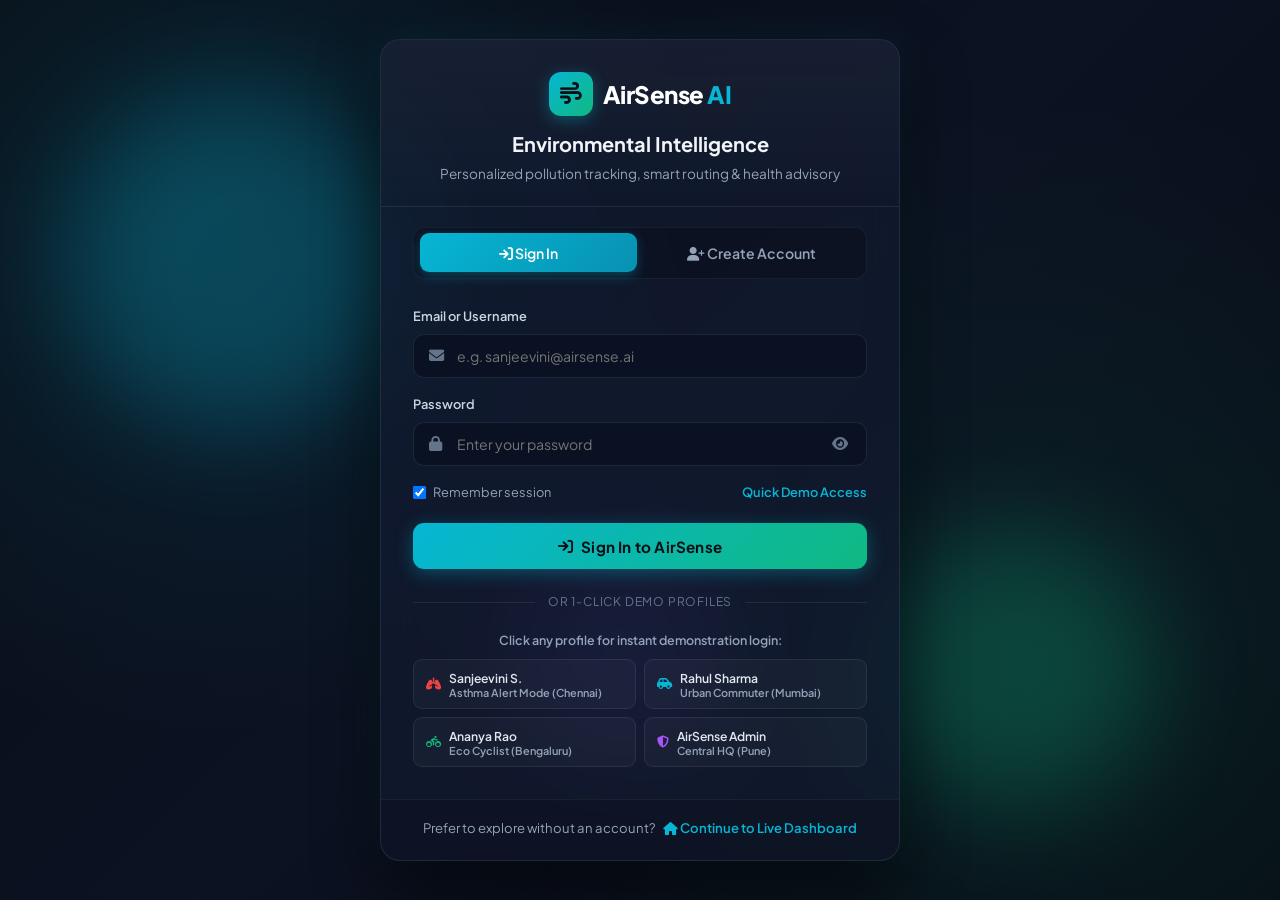
<file: AI_Environmental_Intelligence/frontend/login.html>
<!DOCTYPE html>
<html lang="en">
<head>
    <meta charset="UTF-8">
    <meta name="viewport" content="width=device-width, initial-scale=1.0">
    <title>Sign In & Register — AirSense AI Environmental Intelligence</title>
    
    <!-- Google Fonts -->
    <link rel="preconnect" href="https://fonts.googleapis.com">
    <link rel="preconnect" href="https://fonts.gstatic.com" crossorigin>
    <link href="https://fonts.googleapis.com/css2?family=Plus+Jakarta+Sans:wght@300;400;500;600;700;800&family=JetBrains+Mono:wght@400;500;600&display=swap" rel="stylesheet">
    
    <!-- FontAwesome 6 -->
    <link rel="stylesheet" href="https://cdnjs.cloudflare.com/ajax/libs/font-awesome/6.4.0/css/all.min.css">
    
    <!-- Main Style CSS -->
    <link rel="stylesheet" href="css/style.css">
    
    <style>
        body.auth-page {
            min-height: 100vh;
            background: radial-gradient(circle at 15% 25%, rgba(6, 182, 212, 0.12) 0%, transparent 40%),
                        radial-gradient(circle at 85% 75%, rgba(16, 185, 129, 0.10) 0%, transparent 45%),
                        linear-gradient(135deg, #090d16 0%, #0c1222 50%, #070a12 100%);
            display: flex;
            align-items: center;
            justify-content: center;
            padding: 1.5rem;
            position: relative;
            overflow-x: hidden;
        }

        .auth-particles-bg {
            position: absolute;
            top: 0; left: 0; width: 100%; height: 100%;
            pointer-events: none;
            overflow: hidden;
            z-index: 1;
        }

        .particle-orb {
            position: absolute;
            border-radius: 50%;
            filter: blur(50px);
            opacity: 0.25;
            animation: floatOrb 18s ease-in-out infinite alternate;
        }
        .orb-1 { width: 340px; height: 340px; background: #06b6d4; top: 10%; left: 5%; }
        .orb-2 { width: 280px; height: 280px; background: #10b981; bottom: 10%; right: 10%; animation-delay: -7s; }
        .orb-3 { width: 220px; height: 220px; background: #8b5cf6; top: 60%; left: 40%; animation-delay: -12s; }

        @keyframes floatOrb {
            0% { transform: translateY(0px) scale(1); }
            50% { transform: translateY(-30px) scale(1.08); }
            100% { transform: translateY(20px) scale(0.95); }
        }

        .auth-card-wrapper {
            position: relative;
            z-index: 10;
            width: 100%;
            max-width: 520px;
            background: rgba(18, 26, 47, 0.75);
            backdrop-filter: blur(20px);
            -webkit-backdrop-filter: blur(20px);
            border: 1px solid rgba(255, 255, 255, 0.08);
            box-shadow: 0 25px 60px rgba(0, 0, 0, 0.65), 0 0 40px rgba(6, 182, 212, 0.1);
            border-radius: 20px;
            overflow: hidden;
            animation: cardFadeIn 0.4s cubic-bezier(0.16, 1, 0.3, 1);
        }

        @keyframes cardFadeIn {
            from { opacity: 0; transform: translateY(20px) scale(0.97); }
            to { opacity: 1; transform: translateY(0) scale(1); }
        }

        .auth-card-header {
            padding: 2rem 2rem 1.4rem;
            text-align: center;
            border-bottom: 1px solid rgba(255, 255, 255, 0.05);
            background: linear-gradient(180deg, rgba(255, 255, 255, 0.03) 0%, transparent 100%);
        }

        .auth-logo-badge {
            display: inline-flex;
            align-items: center;
            gap: 0.65rem;
            margin-bottom: 0.8rem;
            text-decoration: none;
        }

        .auth-logo-icon {
            width: 44px;
            height: 44px;
            background: linear-gradient(135deg, #06b6d4, #10b981);
            border-radius: 12px;
            display: flex;
            align-items: center;
            justify-content: center;
            color: #0b0f19;
            font-size: 1.35rem;
            box-shadow: 0 4px 15px rgba(6, 182, 212, 0.35);
        }

        .auth-logo-text {
            font-size: 1.5rem;
            font-weight: 800;
            color: #ffffff;
            letter-spacing: -0.5px;
        }
        .auth-logo-text span {
            color: #06b6d4;
        }

        .auth-card-title {
            font-size: 1.25rem;
            font-weight: 700;
            color: #f1f5f9;
            margin-bottom: 0.3rem;
        }

        .auth-card-subtitle {
            font-size: 0.85rem;
            color: #94a3b8;
        }

        .auth-tabs {
            display: flex;
            background: rgba(10, 15, 29, 0.6);
            padding: 0.35rem;
            margin: 1.2rem 2rem 0;
            border-radius: 12px;
            border: 1px solid rgba(255, 255, 255, 0.05);
            gap: 0.35rem;
        }

        .auth-tab-btn {
            flex: 1;
            padding: 0.65rem;
            border: none;
            background: transparent;
            color: #94a3b8;
            font-size: 0.88rem;
            font-weight: 600;
            border-radius: 9px;
            cursor: pointer;
            transition: all 0.2s ease;
            font-family: inherit;
        }

        .auth-tab-btn.active {
            background: linear-gradient(135deg, #06b6d4, #0891b2);
            color: #ffffff;
            box-shadow: 0 4px 12px rgba(6, 182, 212, 0.3);
        }

        .auth-card-body {
            padding: 1.8rem 2rem 2rem;
        }

        .auth-form-panel {
            display: none;
        }
        .auth-form-panel.active {
            display: block;
            animation: fadeIn 0.3s ease;
        }

        .form-group-auth {
            margin-bottom: 1.1rem;
        }

        .auth-label {
            display: block;
            font-size: 0.8rem;
            font-weight: 600;
            color: #cbd5e1;
            margin-bottom: 0.45rem;
        }

        .auth-input-wrap {
            position: relative;
            display: flex;
            align-items: center;
        }

        .auth-input-wrap i.input-icon {
            position: absolute;
            left: 1rem;
            color: #64748b;
            font-size: 0.95rem;
            transition: color 0.2s;
        }

        .auth-input {
            width: 100%;
            padding: 0.75rem 2.8rem 0.75rem 2.7rem;
            background: rgba(11, 17, 33, 0.8);
            border: 1px solid rgba(255, 255, 255, 0.08);
            border-radius: 11px;
            color: #f8fafc;
            font-size: 0.88rem;
            outline: none;
            font-family: inherit;
            transition: all 0.2s ease;
            box-sizing: border-box;
        }

        .auth-input:focus {
            border-color: #06b6d4;
            box-shadow: 0 0 0 3px rgba(6, 182, 212, 0.18);
            background: rgba(15, 23, 42, 0.95);
        }
        .auth-input:focus + i.input-icon,
        .auth-input-wrap:focus-within i.input-icon {
            color: #06b6d4;
        }

        .password-toggle-btn {
            position: absolute;
            right: 0.9rem;
            background: none;
            border: none;
            color: #64748b;
            cursor: pointer;
            padding: 0.3rem;
            font-size: 0.9rem;
        }
        .password-toggle-btn:hover { color: #f1f5f9; }

        .auth-select {
            width: 100%;
            padding: 0.75rem 1rem 0.75rem 2.7rem;
            background: rgba(11, 17, 33, 0.8);
            border: 1px solid rgba(255, 255, 255, 0.08);
            border-radius: 11px;
            color: #f8fafc;
            font-size: 0.88rem;
            outline: none;
            font-family: inherit;
            transition: all 0.2s ease;
            cursor: pointer;
            box-sizing: border-box;
        }
        .auth-select:focus {
            border-color: #06b6d4;
            box-shadow: 0 0 0 3px rgba(6, 182, 212, 0.18);
        }
        .auth-select option {
            background: #0f172a;
            color: #f8fafc;
        }

        .auth-row-extra {
            display: flex;
            justify-content: space-between;
            align-items: center;
            font-size: 0.8rem;
            margin-bottom: 1.3rem;
            color: #94a3b8;
        }

        .auth-checkbox-label {
            display: flex;
            align-items: center;
            gap: 0.45rem;
            cursor: pointer;
            user-select: none;
        }

        .auth-link {
            color: #06b6d4;
            text-decoration: none;
            transition: color 0.2s;
        }
        .auth-link:hover {
            color: #38bdf8;
            text-decoration: underline;
        }

        .btn-auth-submit {
            width: 100%;
            padding: 0.85rem;
            background: linear-gradient(135deg, #06b6d4 0%, #10b981 100%);
            border: none;
            border-radius: 11px;
            color: #090d16;
            font-size: 0.95rem;
            font-weight: 700;
            letter-spacing: 0.2px;
            cursor: pointer;
            display: flex;
            align-items: center;
            justify-content: center;
            gap: 0.5rem;
            transition: all 0.25s ease;
            box-shadow: 0 4px 18px rgba(6, 182, 212, 0.35);
            font-family: inherit;
        }

        .btn-auth-submit:hover {
            transform: translateY(-1px);
            box-shadow: 0 8px 24px rgba(6, 182, 212, 0.45);
            filter: brightness(1.06);
        }

        .auth-divider {
            display: flex;
            align-items: center;
            margin: 1.5rem 0 1.2rem;
            color: #64748b;
            font-size: 0.75rem;
            text-transform: uppercase;
            letter-spacing: 0.8px;
        }
        .auth-divider::before, .auth-divider::after {
            content: "";
            flex: 1;
            height: 1px;
            background: rgba(255, 255, 255, 0.08);
        }
        .auth-divider span { padding: 0 0.8rem; }

        .demo-logins-title {
            font-size: 0.78rem;
            color: #94a3b8;
            font-weight: 600;
            margin-bottom: 0.6rem;
            text-align: center;
        }

        .demo-logins-grid {
            display: grid;
            grid-template-columns: 1fr 1fr;
            gap: 0.5rem;
        }

        .btn-demo-quick {
            padding: 0.6rem 0.75rem;
            background: rgba(255, 255, 255, 0.03);
            border: 1px solid rgba(255, 255, 255, 0.08);
            border-radius: 9px;
            color: #e2e8f0;
            font-size: 0.76rem;
            font-weight: 600;
            display: flex;
            align-items: center;
            gap: 0.5rem;
            cursor: pointer;
            transition: all 0.2s ease;
            text-align: left;
            font-family: inherit;
        }

        .btn-demo-quick:hover {
            background: rgba(6, 182, 212, 0.12);
            border-color: rgba(6, 182, 212, 0.35);
            color: #38bdf8;
            transform: translateY(-1px);
        }

        .auth-card-footer {
            padding: 1.1rem 2rem 1.4rem;
            text-align: center;
            border-top: 1px solid rgba(255, 255, 255, 0.05);
            background: rgba(10, 15, 29, 0.4);
            font-size: 0.82rem;
            color: #94a3b8;
        }

        .auth-toast-msg {
            padding: 0.7rem 0.9rem;
            border-radius: 9px;
            font-size: 0.82rem;
            margin-bottom: 1.1rem;
            display: none;
            animation: fadeIn 0.2s ease;
        }
        .auth-toast-msg.error {
            display: flex;
            align-items: center;
            gap: 0.5rem;
            background: rgba(239, 68, 68, 0.12);
            border: 1px solid rgba(239, 68, 68, 0.35);
            color: #f87171;
        }
        .auth-toast-msg.success {
            display: flex;
            align-items: center;
            gap: 0.5rem;
            background: rgba(16, 185, 129, 0.12);
            border: 1px solid rgba(16, 185, 129, 0.35);
            color: #34d399;
        }
    </style>
</head>
<body class="auth-page">

    <!-- Atmospheric Particle Background -->
    <div class="auth-particles-bg">
        <div class="particle-orb orb-1"></div>
        <div class="particle-orb orb-2"></div>
        <div class="particle-orb orb-3"></div>
    </div>

    <!-- Auth Card -->
    <div class="auth-card-wrapper">
        <div class="auth-card-header">
            <a href="index.html" class="auth-logo-badge">
                <div class="auth-logo-icon"><i class="fa-solid fa-wind"></i></div>
                <div class="auth-logo-text">AirSense <span>AI</span></div>
            </a>
            <h1 class="auth-card-title">Environmental Intelligence</h1>
            <p class="auth-card-subtitle">Personalized pollution tracking, smart routing & health advisory</p>
        </div>

        <!-- Navigation Tabs: Sign In / Register -->
        <div class="auth-tabs">
            <button class="auth-tab-btn active" id="tab-login-btn" onclick="switchAuthTab('login')">
                <i class="fa-solid fa-arrow-right-to-bracket"></i> Sign In
            </button>
            <button class="auth-tab-btn" id="tab-register-btn" onclick="switchAuthTab('register')">
                <i class="fa-solid fa-user-plus"></i> Create Account
            </button>
        </div>

        <div class="auth-card-body">
            <!-- Toast notification container -->
            <div id="auth-alert-box" class="auth-toast-msg"></div>

            <!-- ================= FORM 1: SIGN IN ================= -->
            <div class="auth-form-panel active" id="panel-login">
                <form id="login-form" onsubmit="handleLoginPageSubmit(event)">
                    <div class="form-group-auth">
                        <label class="auth-label" for="login-email">Email or Username</label>
                        <div class="auth-input-wrap">
                            <i class="fa-solid fa-envelope input-icon"></i>
                            <input type="text" id="login-email" class="auth-input" placeholder="e.g. sanjeevini@airsense.ai" required autocomplete="username">
                        </div>
                    </div>

                    <div class="form-group-auth">
                        <label class="auth-label" for="login-password">Password</label>
                        <div class="auth-input-wrap">
                            <i class="fa-solid fa-lock input-icon"></i>
                            <input type="password" id="login-password" class="auth-input" placeholder="Enter your password" required autocomplete="current-password">
                            <button type="button" class="password-toggle-btn" onclick="togglePasswordVis('login-password')">
                                <i class="fa-solid fa-eye" id="eye-login-password"></i>
                            </button>
                        </div>
                    </div>

                    <div class="auth-row-extra">
                        <label class="auth-checkbox-label">
                            <input type="checkbox" id="login-remember" checked>
                            <span>Remember session</span>
                        </label>
                        <a href="javascript:void(0)" onclick="quickDemoLogin('sanjeevini')" class="auth-link">Quick Demo Access</a>
                    </div>

                    <button type="submit" id="btn-login-submit" class="btn-auth-submit">
                        <i class="fa-solid fa-arrow-right-to-bracket"></i> Sign In to AirSense
                    </button>
                </form>

                <!-- 1-Click Fast Demo Logins -->
                <div class="auth-divider"><span>Or 1-Click Demo Profiles</span></div>
                <div class="demo-logins-title">Click any profile for instant demonstration login:</div>
                <div class="demo-logins-grid">
                    <button class="btn-demo-quick" onclick="quickDemoLogin('sanjeevini')">
                        <i class="fa-solid fa-lungs" style="color:#ef4444"></i>
                        <div>
                            <div>Sanjeevini S.</div>
                            <div style="font-size:0.68rem; color:#94a3b8">Asthma Alert Mode (Chennai)</div>
                        </div>
                    </button>
                    <button class="btn-demo-quick" onclick="quickDemoLogin('commuter')">
                        <i class="fa-solid fa-car-side" style="color:#06b6d4"></i>
                        <div>
                            <div>Rahul Sharma</div>
                            <div style="font-size:0.68rem; color:#94a3b8">Urban Commuter (Mumbai)</div>
                        </div>
                    </button>
                    <button class="btn-demo-quick" onclick="quickDemoLogin('cyclist')">
                        <i class="fa-solid fa-person-biking" style="color:#10b981"></i>
                        <div>
                            <div>Ananya Rao</div>
                            <div style="font-size:0.68rem; color:#94a3b8">Eco Cyclist (Bengaluru)</div>
                        </div>
                    </button>
                    <button class="btn-demo-quick" onclick="quickDemoLogin('admin')">
                        <i class="fa-solid fa-shield-halved" style="color:#a855f7"></i>
                        <div>
                            <div>AirSense Admin</div>
                            <div style="font-size:0.68rem; color:#94a3b8">Central HQ (Pune)</div>
                        </div>
                    </button>
                </div>
            </div>

            <!-- ================= FORM 2: CREATE ACCOUNT ================= -->
            <div class="auth-form-panel" id="panel-register">
                <form id="register-form" onsubmit="handleRegisterPageSubmit(event)">
                    <div class="form-group-auth">
                        <label class="auth-label" for="reg-name">Full Name</label>
                        <div class="auth-input-wrap">
                            <i class="fa-solid fa-user input-icon"></i>
                            <input type="text" id="reg-name" class="auth-input" placeholder="e.g. Sanjeevini Sasikumar" required>
                        </div>
                    </div>

                    <div class="form-group-auth">
                        <label class="auth-label" for="reg-email">Email Address</label>
                        <div class="auth-input-wrap">
                            <i class="fa-solid fa-envelope input-icon"></i>
                            <input type="email" id="reg-email" class="auth-input" placeholder="name@example.com" required>
                        </div>
                    </div>

                    <div class="form-group-auth">
                        <label class="auth-label" for="reg-password">Password</label>
                        <div class="auth-input-wrap">
                            <i class="fa-solid fa-lock input-icon"></i>
                            <input type="password" id="reg-password" class="auth-input" placeholder="Create a secure password" required minlength="4">
                            <button type="button" class="password-toggle-btn" onclick="togglePasswordVis('reg-password')">
                                <i class="fa-solid fa-eye" id="eye-reg-password"></i>
                            </button>
                        </div>
                    </div>

                    <div style="display:grid; grid-template-columns: 1fr 1fr; gap:0.75rem;">
                        <div class="form-group-auth">
                            <label class="auth-label" for="reg-city">Primary City</label>
                            <div class="auth-input-wrap">
                                <i class="fa-solid fa-city input-icon"></i>
                                <select id="reg-city" class="auth-select">
                                    <option value="pune">Pune (Core)</option>
                                    <option value="chennai" selected>Chennai</option>
                                    <option value="delhi">Delhi NCR</option>
                                    <option value="mumbai">Mumbai</option>
                                    <option value="bengaluru">Bengaluru</option>
                                    <option value="coimbatore">Coimbatore</option>
                                    <option value="madurai">Madurai</option>
                                    <option value="salem">Salem</option>
                                    <option value="trichy">Tiruchirappalli</option>
                                    <option value="hyderabad">Hyderabad</option>
                                    <option value="kolkata">Kolkata</option>
                                    <option value="ahmedabad">Ahmedabad</option>
                                    <option value="jaipur">Jaipur</option>
                                    <option value="kochi">Kochi</option>
                                </select>
                            </div>
                        </div>

                        <div class="form-group-auth">
                            <label class="auth-label" for="reg-profile">Health Profile</label>
                            <div class="auth-input-wrap">
                                <i class="fa-solid fa-heart-pulse input-icon"></i>
                                <select id="reg-profile" class="auth-select">
                                    <option value="normal">Normal Public</option>
                                    <option value="asthmatic">Asthmatic / Sensitive</option>
                                    <option value="elderly">Elderly (65+)</option>
                                    <option value="children">Children (<12)</option>
                                    <option value="athlete">Outdoor Athlete</option>
                                </select>
                            </div>
                        </div>
                    </div>

                    <button type="submit" id="btn-register-submit" class="btn-auth-submit" style="margin-top:0.5rem">
                        <i class="fa-solid fa-user-check"></i> Complete Registration
                    </button>
                </form>
            </div>
        </div>

        <div class="auth-card-footer">
            <span>Prefer to explore without an account?</span>
            <a href="index.html" class="auth-link" style="margin-left: 0.35rem; font-weight: 600;">
                <i class="fa-solid fa-house"></i> Continue to Live Dashboard
            </a>
        </div>
    </div>

    <script>
        const API_BASE = window.location.origin.includes(":8000") 
            ? window.location.origin 
            : "http://127.0.0.1:8000";

        function switchAuthTab(tab) {
            document.querySelectorAll(".auth-tab-btn").forEach(b => b.classList.remove("active"));
            document.querySelectorAll(".auth-form-panel").forEach(p => p.classList.remove("active"));
            hideAlert();

            if (tab === "login") {
                document.getElementById("tab-login-btn").classList.add("active");
                document.getElementById("panel-login").classList.add("active");
            } else {
                document.getElementById("tab-register-btn").classList.add("active");
                document.getElementById("panel-register").classList.add("active");
            }
        }

        function togglePasswordVis(inputId) {
            const input = document.getElementById(inputId);
            const eye = document.getElementById("eye-" + inputId);
            if (input.type === "password") {
                input.type = "text";
                eye.classList.remove("fa-eye");
                eye.classList.add("fa-eye-slash");
            } else {
                input.type = "password";
                eye.classList.remove("fa-eye-slash");
                eye.classList.add("fa-eye-eye");
            }
        }

        function showAlert(msg, type = "error") {
            const box = document.getElementById("auth-alert-box");
            box.className = "auth-toast-msg " + type;
            const icon = type === "error" ? "fa-circle-exclamation" : "fa-circle-check";
            box.innerHTML = `<i class="fa-solid ${icon}"></i> <span>${msg}</span>`;
            box.style.display = "flex";
        }

        function hideAlert() {
            const box = document.getElementById("auth-alert-box");
            box.style.display = "none";
        }

        function saveSessionAndRedirect(user) {
            localStorage.setItem("airsense_user", JSON.stringify(user));
            showAlert("Welcome back, " + user.name + "! Redirecting to dashboard...", "success");
            setTimeout(() => {
                window.location.href = "index.html";
            }, 800);
        }

        async function handleLoginPageSubmit(e) {
            e.preventDefault();
            hideAlert();
            const email = document.getElementById("login-email").value.trim();
            const password = document.getElementById("login-password").value.trim();
            const btn = document.getElementById("btn-login-submit");

            btn.innerHTML = `<i class="fa-solid fa-spinner fa-spin"></i> Authenticating...`;
            btn.disabled = true;

            try {
                const res = await fetch(`${API_BASE}/api/auth/login`, {
                    method: "POST",
                    headers: { "Content-Type": "application/json" },
                    body: JSON.stringify({ email, password })
                });
                const data = await res.json();
                btn.innerHTML = `<i class="fa-solid fa-arrow-right-to-bracket"></i> Sign In to AirSense`;
                btn.disabled = false;

                if (res.ok && data.success) {
                    saveSessionAndRedirect(data.user);
                } else {
                    showAlert(data.detail || data.message || "Invalid email or password.");
                }
            } catch (err) {
                // Client-side fallback login for standalone mode
                btn.innerHTML = `<i class="fa-solid fa-arrow-right-to-bracket"></i> Sign In to AirSense`;
                btn.disabled = false;
                const fallbackUser = {
                    id: "usr-" + Date.now(),
                    name: email.split("@")[0].toUpperCase(),
                    email: email,
                    city: "pune",
                    health_profile: "normal",
                    token: "client-token-" + Date.now()
                };
                saveSessionAndRedirect(fallbackUser);
            }
        }

        async function handleRegisterPageSubmit(e) {
            e.preventDefault();
            hideAlert();
            const name = document.getElementById("reg-name").value.trim();
            const email = document.getElementById("reg-email").value.trim();
            const password = document.getElementById("reg-password").value.trim();
            const city = document.getElementById("reg-city").value;
            const health_profile = document.getElementById("reg-profile").value;
            const btn = document.getElementById("btn-register-submit");

            btn.innerHTML = `<i class="fa-solid fa-spinner fa-spin"></i> Registering Account...`;
            btn.disabled = true;

            try {
                const res = await fetch(`${API_BASE}/api/auth/register`, {
                    method: "POST",
                    headers: { "Content-Type": "application/json" },
                    body: JSON.stringify({ name, email, password, city, health_profile })
                });
                const data = await res.json();
                btn.innerHTML = `<i class="fa-solid fa-user-check"></i> Complete Registration`;
                btn.disabled = false;

                if (res.ok && data.success) {
                    saveSessionAndRedirect(data.user);
                } else {
                    showAlert(data.detail || data.message || "Registration failed.");
                }
            } catch (err) {
                btn.innerHTML = `<i class="fa-solid fa-user-check"></i> Complete Registration`;
                btn.disabled = false;
                const newUser = {
                    id: "usr-" + Date.now(),
                    name: name,
                    email: email,
                    city: city,
                    health_profile: health_profile,
                    token: "client-token-" + Date.now()
                };
                saveSessionAndRedirect(newUser);
            }
        }

        function quickDemoLogin(demoType) {
            const demoMap = {
                sanjeevini: { id: "usr-sanj", name: "Sanjeevini S.", email: "sanjeevini@airsense.ai", city: "chennai", health_profile: "asthmatic", role: "user" },
                commuter: { id: "usr-comm", name: "Rahul Sharma", email: "commuter@airsense.ai", city: "mumbai", health_profile: "normal", role: "user" },
                cyclist: { id: "usr-cycl", name: "Ananya Rao", email: "cyclist@airsense.ai", city: "bengaluru", health_profile: "athlete", role: "user" },
                admin: { id: "usr-admin", name: "AirSense Admin", email: "admin@airsense.ai", city: "pune", health_profile: "normal", role: "admin" }
            };
            const u = demoMap[demoType] || demoMap.sanjeevini;
            saveSessionAndRedirect(u);
        }
    </script>
</body>
</html>
</file>
<file: AI_Environmental_Intelligence/frontend/css/style.css>
/* ===================================================================
   AirSense AI — Environmental Intelligence & Smart Mobility Stylesheet
   Modern Glassmorphism, Dark Mode, Responsive Design
   =================================================================== */

:root {
    --bg-dark: #0a0e17;
    --bg-surface: #111827;
    --bg-surface-elevated: #1e293b;
    --bg-surface-hover: #283548;
    
    --border-subtle: rgba(255, 255, 255, 0.08);
    --border-glow: rgba(16, 185, 129, 0.25);
    
    --text-primary: #f8fafc;
    --text-secondary: #94a3b8;
    --text-muted: #64748b;
    
    --accent-emerald: #10b981;
    --accent-cyan: #06b6d4;
    --accent-amber: #f59e0b;
    --accent-rose: #ef4444;
    --accent-purple: #8b5cf6;
    --accent-blue: #3b82f6;
    
    --radius-sm: 8px;
    --radius-md: 12px;
    --radius-lg: 18px;
    --radius-full: 9999px;
    
    --font-sans: 'Plus Jakarta Sans', system-ui, -apple-system, sans-serif;
    --font-mono: 'JetBrains Mono', monospace;
    
    --shadow-subtle: 0 4px 20px -2px rgba(0, 0, 0, 0.4);
    --shadow-glow: 0 0 25px rgba(16, 185, 129, 0.2);
}

* {
    box-sizing: border-box;
    margin: 0;
    padding: 0;
}

body {
    background-color: var(--bg-dark);
    color: var(--text-primary);
    font-family: var(--font-sans);
    line-height: 1.5;
    -webkit-font-smoothing: antialiased;
    overflow-x: hidden;
}

/* Custom Scrollbars */
::-webkit-scrollbar {
    width: 6px;
    height: 6px;
}
::-webkit-scrollbar-track {
    background: var(--bg-dark);
}
::-webkit-scrollbar-thumb {
    background: var(--border-subtle);
    border-radius: var(--radius-full);
}
::-webkit-scrollbar-thumb:hover {
    background: var(--text-muted);
}

/* Global Utility Classes */
.hidden {
    display: none !important;
}

/* App Container Layout */
.app-layout {
    display: flex;
    flex-direction: column;
    height: 100vh;
    overflow: hidden;
}

/* ==================== Top Navigation Bar ==================== */
.top-nav {
    display: flex;
    align-items: center;
    justify-content: space-between;
    padding: 0.75rem 1.75rem;
    background: rgba(17, 24, 39, 0.85);
    backdrop-filter: blur(16px);
    border-bottom: 1px solid var(--border-subtle);
    z-index: 1000;
}

.nav-brand {
    display: flex;
    align-items: center;
    gap: 0.85rem;
}

.brand-icon {
    width: 38px;
    height: 38px;
    border-radius: var(--radius-md);
    background: linear-gradient(135deg, var(--accent-emerald), var(--accent-cyan));
    display: flex;
    align-items: center;
    justify-content: center;
    font-size: 1.15rem;
    color: #fff;
    box-shadow: 0 0 16px rgba(16, 185, 129, 0.35);
}

.brand-title {
    font-size: 1.25rem;
    font-weight: 800;
    letter-spacing: -0.02em;
    color: #fff;
}
.brand-title span {
    background: linear-gradient(90deg, var(--accent-emerald), var(--accent-cyan));
    -webkit-background-clip: text;
    -webkit-text-fill-color: transparent;
}
.brand-subtitle {
    font-size: 0.72rem;
    color: var(--text-secondary);
}

.nav-links {
    display: flex;
    gap: 0.5rem;
    background: rgba(255, 255, 255, 0.03);
    padding: 0.3rem 0.5rem;
    border-radius: var(--radius-full);
    border: 1px solid var(--border-subtle);
}

.nav-link {
    background: transparent;
    border: none;
    color: var(--text-secondary);
    padding: 0.5rem 1rem;
    border-radius: var(--radius-full);
    font-size: 0.85rem;
    font-weight: 600;
    cursor: pointer;
    display: flex;
    align-items: center;
    gap: 0.5rem;
    transition: all 0.2s ease;
}
.nav-link:hover {
    color: #fff;
    background: rgba(255, 255, 255, 0.05);
}
.nav-link.active {
    color: #fff;
    background: linear-gradient(135deg, var(--accent-emerald), #059669);
    box-shadow: 0 2px 10px rgba(16, 185, 129, 0.3);
}

.nav-controls {
    display: flex;
    align-items: center;
    gap: 0.75rem;
}

.control-group {
    display: flex;
    align-items: center;
    gap: 0.4rem;
    background: var(--bg-surface-elevated);
    padding: 0.35rem 0.75rem;
    border-radius: var(--radius-md);
    border: 1px solid var(--border-subtle);
    color: var(--text-secondary);
    font-size: 0.85rem;
}
.control-group select {
    background: transparent;
    border: none;
    color: var(--text-primary);
    font-size: 0.85rem;
    font-family: inherit;
    outline: none;
    cursor: pointer;
}
.control-group select option {
    background: var(--bg-surface);
    color: #fff;
}

.btn-icon {
    width: 36px;
    height: 36px;
    border-radius: var(--radius-md);
    border: 1px solid var(--border-subtle);
    background: var(--bg-surface-elevated);
    color: var(--text-secondary);
    display: flex;
    align-items: center;
    justify-content: center;
    cursor: pointer;
    transition: all 0.2s ease;
}
.btn-icon:hover {
    color: var(--accent-emerald);
    border-color: var(--accent-emerald);
}

/* ==================== Alert Banner ==================== */
.system-alert-banner {
    display: flex;
    align-items: center;
    justify-content: space-between;
    padding: 0.6rem 1.5rem;
    background: linear-gradient(90deg, rgba(239, 68, 68, 0.95), rgba(185, 28, 28, 0.95));
    color: #fff;
    font-size: 0.85rem;
    font-weight: 600;
    box-shadow: 0 4px 12px rgba(239, 68, 68, 0.3);
    animation: slideDown 0.3s ease;
}
.system-alert-banner.hidden {
    display: none;
}
.alert-content {
    display: flex;
    align-items: center;
    gap: 0.75rem;
}
.alert-icon {
    font-size: 1.1rem;
}
.alert-close {
    background: transparent;
    border: none;
    color: #fff;
    cursor: pointer;
    font-size: 1rem;
}

/* ==================== Main Viewport & Panels ==================== */
.main-viewport {
    flex: 1;
    overflow-y: auto;
    position: relative;
}

.panel-section {
    display: none;
    padding: 1.5rem 2rem;
    animation: fadeIn 0.3s ease;
}
.panel-section.active {
    display: block;
}

/* Animations */
@keyframes fadeIn {
    from { opacity: 0; transform: translateY(6px); }
    to { opacity: 1; transform: translateY(0); }
}
@keyframes slideDown {
    from { transform: translateY(-100%); }
    to { transform: translateY(0); }
}

/* ==================== DASHBOARD PANEL ==================== */
.dashboard-header-row {
    display: flex;
    align-items: center;
    justify-content: space-between;
    margin-bottom: 1.5rem;
}
.page-title {
    font-size: 1.6rem;
    font-weight: 700;
    letter-spacing: -0.02em;
    color: #fff;
}
.page-desc {
    color: var(--text-secondary);
    font-size: 0.88rem;
    margin-top: 0.2rem;
}

.live-indicator {
    display: flex;
    align-items: center;
    gap: 0.5rem;
    background: rgba(16, 185, 129, 0.1);
    color: var(--accent-emerald);
    padding: 0.4rem 0.9rem;
    border-radius: var(--radius-full);
    border: 1px solid rgba(16, 185, 129, 0.3);
    font-size: 0.8rem;
    font-weight: 600;
}
.pulse-dot {
    width: 8px;
    height: 8px;
    border-radius: 50%;
    background: var(--accent-emerald);
    box-shadow: 0 0 8px var(--accent-emerald);
    animation: pulse 1.5s infinite;
}
@keyframes pulse {
    0% { transform: scale(0.95); opacity: 0.8; }
    50% { transform: scale(1.3); opacity: 1; }
    100% { transform: scale(0.95); opacity: 0.8; }
}

/* KPI Grid */
.kpi-grid {
    display: grid;
    grid-template-columns: repeat(auto-fit, minmax(240px, 1fr));
    gap: 1.25rem;
    margin-bottom: 1.5rem;
}

.kpi-card {
    background: var(--bg-surface);
    border: 1px solid var(--border-subtle);
    border-radius: var(--radius-md);
    padding: 1.25rem 1.4rem;
    transition: transform 0.2s ease, border-color 0.2s ease;
    box-shadow: var(--shadow-subtle);
}
.kpi-card:hover {
    transform: translateY(-2px);
}
.card-cyan { border-left: 4px solid var(--accent-cyan); }
.card-amber { border-left: 4px solid var(--accent-amber); }
.card-green { border-left: 4px solid var(--accent-emerald); }
.card-purple { border-left: 4px solid var(--accent-purple); }

.kpi-top {
    display: flex;
    align-items: center;
    justify-content: space-between;
}
.kpi-label {
    font-size: 0.85rem;
    font-weight: 600;
    color: var(--text-secondary);
}
.kpi-icon {
    font-size: 1.2rem;
    opacity: 0.7;
}
.card-cyan .kpi-icon { color: var(--accent-cyan); }
.card-amber .kpi-icon { color: var(--accent-amber); }
.card-green .kpi-icon { color: var(--accent-emerald); }
.card-purple .kpi-icon { color: var(--accent-purple); }

.kpi-value {
    font-size: 2.2rem;
    font-weight: 800;
    color: #fff;
    margin: 0.4rem 0 0.1rem 0;
    font-family: var(--font-mono);
}
.kpi-sub {
    font-size: 0.78rem;
    color: var(--text-muted);
}

/* Charts Grid */
.dashboard-charts-grid {
    display: grid;
    grid-template-columns: 2fr 1fr;
    gap: 1.25rem;
    margin-bottom: 1.5rem;
}
@media (max-width: 1024px) {
    .dashboard-charts-grid { grid-template-columns: 1fr; }
}

.glass-card {
    background: var(--bg-surface);
    border: 1px solid var(--border-subtle);
    border-radius: var(--radius-md);
    padding: 1.4rem;
    box-shadow: var(--shadow-subtle);
}

.card-header {
    display: flex;
    align-items: center;
    justify-content: space-between;
    margin-bottom: 1rem;
}
.card-title {
    font-size: 1.05rem;
    font-weight: 700;
    color: #fff;
}
.card-subtitle {
    font-size: 0.78rem;
    color: var(--text-secondary);
}

.badge {
    padding: 0.25rem 0.65rem;
    border-radius: var(--radius-full);
    font-size: 0.72rem;
    font-weight: 700;
}
.badge-accent {
    background: rgba(16, 185, 129, 0.15);
    color: var(--accent-emerald);
    border: 1px solid rgba(16, 185, 129, 0.3);
}
.badge-outline {
    background: transparent;
    color: var(--text-secondary);
    border: 1px solid var(--border-subtle);
}

.chart-container {
    position: relative;
    height: 270px;
    width: 100%;
}
.donut-wrap {
    display: flex;
    align-items: center;
    justify-content: center;
}

/* Data Table */
.table-card {
    margin-bottom: 2rem;
}
.table-responsive {
    overflow-x: auto;
}
.data-table {
    width: 100%;
    border-collapse: collapse;
    font-size: 0.85rem;
}
.data-table th {
    text-align: left;
    padding: 0.75rem 1rem;
    color: var(--text-secondary);
    border-bottom: 1px solid var(--border-subtle);
    font-weight: 600;
}
.data-table td {
    padding: 0.85rem 1rem;
    border-bottom: 1px solid rgba(255, 255, 255, 0.04);
    color: var(--text-primary);
}
.data-table tbody tr:hover {
    background: rgba(255, 255, 255, 0.02);
}

/* Category Badges */
.cat-badge {
    display: inline-block;
    padding: 0.2rem 0.55rem;
    border-radius: 4px;
    font-size: 0.72rem;
    font-weight: 700;
}
.cat-good { background: rgba(16, 185, 129, 0.2); color: #10b981; }
.cat-satisfactory { background: rgba(132, 204, 22, 0.2); color: #84cc16; }
.cat-moderate { background: rgba(245, 158, 11, 0.2); color: #f59e0b; }
.cat-poor { background: rgba(249, 115, 22, 0.2); color: #f97316; }
.cat-verypoor { background: rgba(239, 68, 68, 0.2); color: #ef4444; }
.cat-severe { background: rgba(153, 27, 27, 0.3); color: #f87171; }

.acc-pill {
    padding: 0.2rem 0.5rem;
    border-radius: var(--radius-full);
    font-size: 0.72rem;
    font-weight: 700;
}
.acc-high { background: rgba(16, 185, 129, 0.15); color: #10b981; }
.acc-med { background: rgba(245, 158, 11, 0.15); color: #f59e0b; }

/* ==================== MAP & AQI PANEL ==================== */
#panel-map {
    padding: 0 !important;
    height: calc(100vh - 65px) !important;
    min-height: 550px;
    overflow: hidden;
}
.map-view-container {
    display: flex;
    height: 100%;
    width: 100%;
    position: relative;
}

.map-sidebar {
    width: 380px;
    height: 100%;
    overflow-y: auto;
    background: var(--bg-surface);
    border-right: 1px solid var(--border-subtle);
    padding: 1.25rem;
    display: flex;
    flex-direction: column;
    gap: 1.2rem;
    z-index: 10;
    flex-shrink: 0;
}

.side-block {
    background: var(--bg-surface-elevated);
    border: 1px solid var(--border-subtle);
    border-radius: var(--radius-md);
    padding: 1.1rem;
}
.side-label {
    font-size: 0.78rem;
    font-weight: 600;
    color: var(--text-secondary);
    display: block;
    margin-bottom: 0.4rem;
}
.side-heading {
    font-size: 0.85rem;
    font-weight: 700;
    color: #fff;
    margin-bottom: 0.75rem;
    display: flex;
    align-items: center;
    gap: 0.4rem;
}

.search-input-wrap {
    display: flex;
    align-items: center;
    background: var(--bg-surface);
    border: 1px solid var(--border-subtle);
    border-radius: var(--radius-sm);
    padding: 0.3rem 0.6rem;
    position: relative;
}
.search-icon {
    color: var(--text-muted);
    font-size: 0.85rem;
    margin-right: 0.5rem;
}
.search-input-wrap input {
    flex: 1;
    background: transparent;
    border: none;
    color: #fff;
    font-size: 0.85rem;
    outline: none;
    font-family: inherit;
}
.btn-primary-sm {
    background: var(--accent-emerald);
    border: none;
    color: #fff;
    font-size: 0.75rem;
    font-weight: 700;
    padding: 0.35rem 0.8rem;
    border-radius: 4px;
    cursor: pointer;
}
.suggestions-box {
    background: var(--bg-surface);
    border: 1px solid var(--border-subtle);
    border-radius: var(--radius-sm);
    margin-top: 0.3rem;
    max-height: 180px;
    overflow-y: auto;
}
.suggestions-box.hidden { display: none; }
.suggestion-item {
    padding: 0.5rem 0.75rem;
    font-size: 0.78rem;
    color: var(--text-primary);
    cursor: pointer;
    border-bottom: 1px solid rgba(255, 255, 255, 0.03);
}
.suggestion-item:hover {
    background: var(--bg-surface-elevated);
}

.quick-actions {
    margin-top: 0.6rem;
}
.btn-outline-sm {
    width: 100%;
    background: transparent;
    border: 1px solid var(--border-subtle);
    color: var(--text-secondary);
    padding: 0.45rem 0.75rem;
    border-radius: var(--radius-sm);
    font-size: 0.8rem;
    font-weight: 600;
    cursor: pointer;
    transition: all 0.2s ease;
    display: flex;
    align-items: center;
    justify-content: center;
    gap: 0.4rem;
}
.btn-outline-sm:hover {
    color: #fff;
    border-color: var(--accent-emerald);
    background: rgba(16, 185, 129, 0.05);
}

/* Reading Overview Hero */
.reading-header {
    display: flex;
    align-items: center;
    justify-content: space-between;
    margin-bottom: 0.75rem;
}
.location-name {
    font-size: 0.95rem;
    font-weight: 700;
    color: #fff;
}
.health-profile-tag {
    font-size: 0.7rem;
    padding: 0.15rem 0.5rem;
    background: rgba(59, 130, 246, 0.15);
    color: var(--accent-blue);
    border-radius: var(--radius-full);
    border: 1px solid rgba(59, 130, 246, 0.3);
}

.reading-hero {
    display: flex;
    align-items: center;
    gap: 1rem;
    margin-bottom: 0.85rem;
}
.aqi-badge-large {
    min-width: 80px;
    height: 75px;
    background: linear-gradient(135deg, #10b981, #059669);
    border-radius: var(--radius-md);
    display: flex;
    flex-direction: column;
    align-items: center;
    justify-content: center;
    color: #fff;
    box-shadow: 0 4px 15px rgba(16, 185, 129, 0.3);
}
.aqi-val {
    font-size: 1.8rem;
    font-weight: 800;
    line-height: 1;
    font-family: var(--font-mono);
}
.aqi-unit {
    font-size: 0.65rem;
    opacity: 0.85;
    text-transform: uppercase;
}
.category-name {
    font-size: 1.15rem;
    font-weight: 700;
    color: #fff;
}
.confidence-text {
    font-size: 0.75rem;
    color: var(--text-muted);
}

.aqi-meter-bar {
    width: 100%;
    height: 8px;
    border-radius: 4px;
    background: linear-gradient(90deg, #10b981, #84cc16, #f59e0b, #f97316, #ef4444, #991b1b);
    position: relative;
    margin-bottom: 0.3rem;
}
.meter-labels {
    display: flex;
    justify-content: space-between;
    font-size: 0.65rem;
    color: var(--text-muted);
    margin-bottom: 0.8rem;
}

.weather-strip {
    display: flex;
    justify-content: space-between;
    background: var(--bg-surface);
    padding: 0.5rem 0.8rem;
    border-radius: var(--radius-sm);
    font-size: 0.78rem;
    color: var(--text-secondary);
}
.weather-item {
    display: flex;
    align-items: center;
    gap: 0.3rem;
}

/* Pollutant Meters */
.pollutant-meters {
    display: flex;
    flex-direction: column;
    gap: 0.5rem;
}
.pol-gauge {
    display: flex;
    flex-direction: column;
    gap: 0.15rem;
}
.pol-info {
    display: flex;
    justify-content: space-between;
    font-size: 0.75rem;
    color: var(--text-secondary);
}
.pol-info b {
    color: #fff;
    font-family: var(--font-mono);
}
.pol-track {
    width: 100%;
    height: 5px;
    background: var(--bg-surface);
    border-radius: 3px;
    overflow: hidden;
}
.pol-fill {
    height: 100%;
    background: var(--accent-emerald);
    border-radius: 3px;
    width: 30%;
    transition: width 0.4s ease;
}

/* Advice Card */
.advice-card {
    border-left: 3px solid var(--accent-cyan);
}
.mode-pill {
    font-size: 0.9rem;
    font-weight: 700;
    color: var(--accent-cyan);
    margin-bottom: 0.5rem;
}
.advice-facts {
    display: flex;
    justify-content: space-between;
    font-size: 0.78rem;
    color: var(--text-secondary);
    margin-bottom: 0.6rem;
    background: var(--bg-surface);
    padding: 0.4rem 0.6rem;
    border-radius: var(--radius-sm);
}
.advice-desc {
    font-size: 0.78rem;
    color: var(--text-secondary);
    line-height: 1.4;
    margin-bottom: 0.8rem;
}
.btn-block {
    width: 100%;
}

/* Leaflet Map Pane */
.map-pane {
    flex: 1;
    position: relative;
    height: 100% !important;
    min-height: 550px;
    overflow: hidden;
}
#leaflet-map {
    position: absolute;
    top: 0;
    left: 0;
    width: 100% !important;
    height: 100% !important;
    min-height: 100% !important;
    background: #0f172a;
    z-index: 1;
}
#route-preview-map {
    width: 100%;
    height: 100%;
    min-height: 280px;
    background: #0f172a;
}

/* Floating Layer Toolbar */
.map-layer-toolbar {
    position: absolute;
    top: 1.25rem;
    left: 1.25rem;
    display: flex;
    gap: 0.6rem;
    z-index: 999;
}
.layer-pill {
    background: rgba(17, 24, 39, 0.9);
    backdrop-filter: blur(8px);
    border: 1px solid var(--border-subtle);
    color: var(--text-secondary);
    padding: 0.45rem 0.85rem;
    border-radius: var(--radius-full);
    font-size: 0.78rem;
    font-weight: 600;
    cursor: pointer;
    display: flex;
    align-items: center;
    gap: 0.4rem;
    transition: all 0.2s ease;
    box-shadow: 0 4px 12px rgba(0,0,0,0.3);
}
.layer-pill:hover {
    color: #fff;
    border-color: var(--accent-emerald);
}
.layer-pill.active {
    background: rgba(16, 185, 129, 0.2);
    color: #fff;
    border-color: var(--accent-emerald);
}

/* Floating Map Legend */
.map-legend {
    position: absolute;
    bottom: 1.5rem;
    left: 1.25rem;
    background: rgba(17, 24, 39, 0.92);
    backdrop-filter: blur(10px);
    border: 1px solid var(--border-subtle);
    border-radius: var(--radius-md);
    padding: 0.85rem 1rem;
    z-index: 999;
    font-size: 0.75rem;
    max-width: 320px;
}
.legend-title {
    font-weight: 700;
    color: #fff;
    margin-bottom: 0.35rem;
}
.legend-section {
    margin-top: 0.4rem;
}
.legend-section small {
    color: var(--text-muted);
    display: block;
    margin-bottom: 0.2rem;
}
.legend-items {
    display: flex;
    flex-wrap: wrap;
    gap: 0.4rem 0.6rem;
}
.legend-items span {
    display: flex;
    align-items: center;
    gap: 0.25rem;
    color: var(--text-secondary);
}
.legend-items i {
    width: 8px;
    height: 8px;
    border-radius: 50%;
    display: inline-block;
}

/* ==================== SMART ROUTES & TRAFFIC PANEL ==================== */
#panel-routes {
    padding: 1.25rem 2rem;
}
.routes-container {
    display: grid;
    grid-template-columns: 380px 1fr;
    gap: 1.75rem;
    min-height: calc(100vh - 110px);
    height: auto;
    align-items: start;
}
@media (max-width: 1024px) {
    .routes-container { grid-template-columns: 1fr; height: auto; }
}

.route-sidebar {
    display: flex;
    flex-direction: column;
    gap: 1rem;
    position: sticky;
    top: 1rem;
    max-height: calc(100vh - 100px);
    overflow-y: auto;
    padding-right: 4px;
}
.section-title {
    font-size: 1.25rem;
    font-weight: 700;
    color: #fff;
    display: flex;
    align-items: center;
    gap: 0.5rem;
}
.section-sub {
    font-size: 0.8rem;
    color: var(--text-secondary);
    margin-bottom: 1rem;
}

.form-group {
    margin-bottom: 0.85rem;
    position: relative;
}
.origin-icon { color: var(--accent-emerald); margin-right: 0.5rem; }
.dest-icon { color: var(--accent-rose); margin-right: 0.5rem; }

.btn-link {
    background: none;
    border: none;
    color: var(--accent-cyan);
    font-size: 0.75rem;
    font-weight: 600;
    cursor: pointer;
    margin: -0.4rem 0 0.8rem 0;
    text-align: left;
    display: inline-block;
}
.btn-link:hover { text-decoration: underline; }

.mode-selector-grid {
    display: grid;
    grid-template-columns: 1fr 1fr;
    gap: 0.5rem;
}
.mode-btn {
    background: var(--bg-surface);
    border: 1px solid var(--border-subtle);
    color: var(--text-secondary);
    padding: 0.45rem 0.6rem;
    border-radius: var(--radius-sm);
    font-size: 0.78rem;
    font-weight: 600;
    cursor: pointer;
    display: flex;
    align-items: center;
    gap: 0.4rem;
    transition: all 0.2s ease;
}
.mode-btn.active {
    background: rgba(16, 185, 129, 0.15);
    border-color: var(--accent-emerald);
    color: #fff;
}

.btn-primary {
    background: linear-gradient(135deg, var(--accent-emerald), #059669);
    border: none;
    color: #fff;
    padding: 0.75rem 1.25rem;
    border-radius: var(--radius-sm);
    font-size: 0.9rem;
    font-weight: 700;
    cursor: pointer;
    transition: all 0.2s ease;
    box-shadow: 0 4px 15px rgba(16, 185, 129, 0.3);
}
.btn-primary:hover {
    transform: translateY(-1px);
    box-shadow: 0 6px 20px rgba(16, 185, 129, 0.4);
}

.route-legend-box {
    display: flex;
    flex-direction: column;
    gap: 0.4rem;
    font-size: 0.75rem;
    color: var(--text-secondary);
}
.leg-item { display: flex; align-items: center; gap: 0.5rem; }
.line-swatch {
    width: 20px;
    height: 4px;
    border-radius: 2px;
}
.green-line { background: #10b981; }
.orange-line { background: #f59e0b; }
.red-line { background: #ef4444; }

/* Route Results Pane */
.route-results-pane {
    display: flex;
    flex-direction: column;
    gap: 1.5rem;
    height: auto;
    min-height: 100%;
    overflow: visible;
    padding-bottom: 5rem;
}
.results-header {
    display: flex;
    align-items: center;
    justify-content: space-between;
}
.results-title {
    font-size: 1.15rem;
    font-weight: 700;
    color: #fff;
}
.results-sub {
    font-size: 0.8rem;
    color: var(--text-secondary);
}
.traffic-tag {
    padding: 0.3rem 0.75rem;
    border-radius: var(--radius-full);
    font-size: 0.75rem;
    font-weight: 700;
}
.traffic-tag.normal { background: rgba(16, 185, 129, 0.15); color: #10b981; }
.traffic-tag.rush { background: rgba(239, 68, 68, 0.15); color: #ef4444; }

/* Route Cards Grid */
.route-cards-grid {
    display: grid;
    grid-template-columns: repeat(auto-fit, minmax(260px, 1fr));
    gap: 1rem;
    overflow: visible;
}

.route-card {
    background: var(--bg-surface);
    border: 1px solid var(--border-subtle);
    border-radius: var(--radius-md);
    padding: 1rem;
    cursor: pointer;
    transition: all 0.2s ease;
    position: relative;
}
.route-card:hover {
    border-color: var(--accent-cyan);
    transform: translateY(-2px);
}
.route-card.selected {
    border-color: var(--accent-emerald);
    background: rgba(16, 185, 129, 0.04);
    box-shadow: 0 0 15px rgba(16, 185, 129, 0.15);
}
.route-badge {
    position: absolute;
    top: 0.75rem;
    right: 0.75rem;
    font-size: 0.68rem;
    font-weight: 800;
    padding: 0.2rem 0.55rem;
    border-radius: var(--radius-full);
    text-transform: uppercase;
}
.badge-cleanest { background: rgba(16, 185, 129, 0.2); color: #10b981; border: 1px solid rgba(16, 185, 129, 0.4); }
.badge-fastest { background: rgba(59, 130, 246, 0.2); color: #3b82f6; border: 1px solid rgba(59, 130, 246, 0.4); }
.badge-balanced { background: rgba(245, 158, 11, 0.2); color: #f59e0b; border: 1px solid rgba(245, 158, 11, 0.4); }

.route-title {
    font-size: 1rem;
    font-weight: 700;
    color: #fff;
    margin-bottom: 0.4rem;
}
.route-metrics-row {
    display: flex;
    align-items: baseline;
    gap: 0.8rem;
    margin-bottom: 0.6rem;
}
.route-duration {
    font-size: 1.35rem;
    font-weight: 800;
    color: #fff;
    font-family: var(--font-mono);
}
.route-dist {
    font-size: 0.85rem;
    color: var(--text-secondary);
}
.route-exposure-pill {
    font-size: 0.75rem;
    color: var(--text-primary);
    background: var(--bg-surface-elevated);
    padding: 0.25rem 0.5rem;
    border-radius: var(--radius-sm);
    display: flex;
    justify-content: space-between;
    margin-bottom: 0.6rem;
}
.btn-log-trip {
    width: 100%;
    background: transparent;
    border: 1px dashed var(--border-subtle);
    color: var(--accent-emerald);
    padding: 0.35rem 0.5rem;
    border-radius: 4px;
    font-size: 0.72rem;
    font-weight: 600;
    cursor: pointer;
}
.btn-log-trip:hover {
    background: rgba(16, 185, 129, 0.1);
    border-color: var(--accent-emerald);
}

.placeholder-card {
    grid-column: 1 / -1;
    background: var(--bg-surface);
    border: 1px dashed var(--border-subtle);
    border-radius: var(--radius-md);
    padding: 2.5rem;
    text-align: center;
    color: var(--text-muted);
}
.placeholder-icon {
    font-size: 2.5rem;
    margin-bottom: 0.8rem;
    opacity: 0.5;
}

.route-map-wrap {
    width: 100%;
    height: 440px;
    min-height: 440px;
    border-radius: var(--radius-md);
    overflow: hidden;
    border: 1px solid var(--border-subtle);
    box-shadow: 0 6px 24px rgba(0, 0, 0, 0.45);
    position: relative;
    margin-top: 0.5rem;
    margin-bottom: 2.5rem;
}
#route-preview-map {
    width: 100%;
    height: 100%;
    min-height: 440px;
}

/* ==================== 24-HOUR FORECAST PANEL ==================== */
.forecast-container {
    max-width: 1200px;
    margin: 0 auto;
}
.forecast-header {
    display: flex;
    align-items: center;
    justify-content: space-between;
    margin-bottom: 1.5rem;
}
.forecast-city-badge {
    padding: 0.4rem 0.9rem;
    background: var(--bg-surface-elevated);
    border: 1px solid var(--border-subtle);
    border-radius: var(--radius-full);
    font-size: 0.85rem;
    font-weight: 600;
    color: var(--accent-cyan);
}

.clean-window-hero {
    display: flex;
    align-items: center;
    gap: 1.25rem;
    background: linear-gradient(135deg, rgba(16, 185, 129, 0.15), rgba(6, 182, 212, 0.1));
    border: 1px solid rgba(16, 185, 129, 0.3);
    border-radius: var(--radius-md);
    padding: 1.25rem 1.75rem;
    margin-bottom: 1.5rem;
}
.window-icon {
    width: 48px;
    height: 48px;
    border-radius: 50%;
    background: var(--accent-emerald);
    color: #fff;
    display: flex;
    align-items: center;
    justify-content: center;
    font-size: 1.4rem;
    box-shadow: 0 0 15px rgba(16, 185, 129, 0.4);
}
.window-title {
    font-size: 0.8rem;
    font-weight: 700;
    text-transform: uppercase;
    letter-spacing: 0.05em;
    color: var(--accent-emerald);
}
.window-time {
    font-size: 1.35rem;
    font-weight: 800;
    color: #fff;
    font-family: var(--font-mono);
}
.window-desc {
    font-size: 0.85rem;
    color: var(--text-secondary);
}

.large-chart {
    margin-bottom: 2rem;
}
.chart-container-large {
    position: relative;
    height: 340px;
    width: 100%;
}

.sub-heading {
    font-size: 1.15rem;
    font-weight: 700;
    color: #fff;
    margin-bottom: 1rem;
}
.snapshots-grid {
    display: grid;
    grid-template-columns: repeat(auto-fit, minmax(180px, 1fr));
    gap: 1rem;
}
.snapshot-card {
    background: var(--bg-surface);
    border: 1px solid var(--border-subtle);
    border-radius: var(--radius-md);
    padding: 1rem;
    text-align: center;
}
.snapshot-time {
    font-size: 0.8rem;
    color: var(--text-secondary);
    margin-bottom: 0.4rem;
}
.snapshot-aqi {
    font-size: 1.75rem;
    font-weight: 800;
    color: #fff;
    font-family: var(--font-mono);
}

/* ==================== EXPOSURE HISTORY PANEL ==================== */
.exposure-container {
    max-width: 1200px;
    margin: 0 auto;
}
.exposure-header {
    display: flex;
    align-items: center;
    justify-content: space-between;
    margin-bottom: 1.5rem;
}
.exposure-metrics-grid {
    display: grid;
    grid-template-columns: 1fr 1fr;
    gap: 1.5rem;
    margin-bottom: 2rem;
}
@media (max-width: 768px) {
    .exposure-metrics-grid { grid-template-columns: 1fr; }
}

.dosage-display {
    display: flex;
    align-items: baseline;
    gap: 0.6rem;
    margin: 0.8rem 0;
}
.dosage-number {
    font-size: 2.6rem;
    font-weight: 800;
    color: #fff;
    font-family: var(--font-mono);
}
.dosage-unit {
    font-size: 0.85rem;
    color: var(--text-muted);
}
.dosage-bar-wrap {
    width: 100%;
    height: 10px;
    background: var(--bg-surface-elevated);
    border-radius: var(--radius-full);
    overflow: hidden;
    margin-bottom: 0.5rem;
}
.dosage-fill {
    height: 100%;
    background: linear-gradient(90deg, #10b981, #f59e0b);
    border-radius: var(--radius-full);
    transition: width 0.4s ease;
}
.dosage-footer {
    display: flex;
    justify-content: space-between;
    font-size: 0.78rem;
    color: var(--text-secondary);
}
.status-safe { color: var(--accent-emerald); font-weight: 700; }
.status-warn { color: var(--accent-amber); font-weight: 700; }
.status-danger { color: var(--accent-rose); font-weight: 700; }

.profile-current-display {
    padding-top: 0.5rem;
}
.prof-name {
    font-size: 1.25rem;
    font-weight: 700;
    color: var(--accent-cyan);
}
.prof-thresh {
    font-size: 0.85rem;
    color: var(--accent-amber);
    font-weight: 600;
    margin-bottom: 0.5rem;
}

/* ==================== FLOATING AI CHATBOT ==================== */
.chatbot-wrapper {
    position: fixed;
    bottom: 1.5rem;
    right: 1.5rem;
    z-index: 2000;
}

.chatbot-fab {
    width: 58px;
    height: 58px;
    border-radius: 50%;
    background: linear-gradient(135deg, var(--accent-emerald), var(--accent-cyan));
    border: none;
    color: #fff;
    font-size: 1.5rem;
    cursor: pointer;
    box-shadow: 0 4px 20px rgba(16, 185, 129, 0.45);
    display: flex;
    align-items: center;
    justify-content: center;
    transition: transform 0.2s ease;
    position: relative;
}
.chatbot-fab:hover {
    transform: scale(1.08);
}
.fab-ping {
    position: absolute;
    top: 2px;
    right: 2px;
    width: 12px;
    height: 12px;
    border-radius: 50%;
    background: #22c55e;
    border: 2px solid var(--bg-dark);
}

.chatbot-modal {
    position: absolute;
    bottom: 72px;
    right: 0;
    width: 380px;
    height: 540px;
    background: var(--bg-surface);
    border: 1px solid var(--border-subtle);
    border-radius: var(--radius-lg);
    box-shadow: 0 10px 40px rgba(0, 0, 0, 0.6);
    display: flex;
    flex-direction: column;
    overflow: hidden;
    animation: popUp 0.25s ease;
}
.chatbot-modal.hidden {
    display: none;
}
@keyframes popUp {
    from { opacity: 0; transform: scale(0.92) translateY(20px); }
    to { opacity: 1; transform: scale(1) translateY(0); }
}

.chat-header {
    display: flex;
    align-items: center;
    justify-content: space-between;
    padding: 0.85rem 1.1rem;
    background: var(--bg-surface-elevated);
    border-bottom: 1px solid var(--border-subtle);
}
.bot-info {
    display: flex;
    align-items: center;
    gap: 0.65rem;
}
.bot-avatar {
    width: 34px;
    height: 34px;
    border-radius: 50%;
    background: linear-gradient(135deg, var(--accent-emerald), var(--accent-cyan));
    color: #fff;
    display: flex;
    align-items: center;
    justify-content: center;
    font-size: 0.95rem;
}
.bot-name {
    font-size: 0.95rem;
    font-weight: 700;
    color: #fff;
}
.bot-status {
    font-size: 0.7rem;
    color: var(--text-secondary);
    display: flex;
    align-items: center;
    gap: 0.3rem;
}
.status-dot {
    width: 6px;
    height: 6px;
    border-radius: 50%;
    background: #22c55e;
}
.chat-close-btn {
    background: transparent;
    border: none;
    color: var(--text-muted);
    cursor: pointer;
    font-size: 1rem;
}
.chat-close-btn:hover { color: #fff; }

.chat-body {
    flex: 1;
    overflow-y: auto;
    padding: 1rem;
    display: flex;
    flex-direction: column;
    gap: 0.85rem;
}

.chat-msg {
    display: flex;
    width: 100%;
}
.bot-msg { justify-content: flex-start; }
.user-msg { justify-content: flex-end; }

.msg-bubble {
    max-width: 85%;
    padding: 0.75rem 0.95rem;
    border-radius: var(--radius-md);
    font-size: 0.82rem;
    line-height: 1.45;
}
.bot-msg .msg-bubble {
    background: var(--bg-surface-elevated);
    border: 1px solid var(--border-subtle);
    color: var(--text-primary);
    border-bottom-left-radius: 2px;
}
.user-msg .msg-bubble {
    background: linear-gradient(135deg, var(--accent-emerald), #059669);
    color: #fff;
    border-bottom-right-radius: 2px;
}

.chat-prompts {
    display: flex;
    gap: 0.4rem;
    padding: 0.5rem 0.85rem;
    overflow-x: auto;
    background: rgba(0, 0, 0, 0.2);
    border-top: 1px solid var(--border-subtle);
}
.prompt-chip {
    white-space: nowrap;
    background: var(--bg-surface-elevated);
    border: 1px solid var(--border-subtle);
    color: var(--text-secondary);
    padding: 0.3rem 0.65rem;
    border-radius: var(--radius-full);
    font-size: 0.72rem;
    cursor: pointer;
}
.prompt-chip:hover {
    color: #fff;
    border-color: var(--accent-emerald);
}

.chat-input-row {
    display: flex;
    align-items: center;
    padding: 0.65rem 0.85rem;
    background: var(--bg-surface-elevated);
    border-top: 1px solid var(--border-subtle);
    gap: 0.5rem;
}
.chat-input-row input {
    flex: 1;
    background: var(--bg-surface);
    border: 1px solid var(--border-subtle);
    border-radius: var(--radius-full);
    padding: 0.5rem 0.9rem;
    color: #fff;
    font-size: 0.82rem;
    outline: none;
    font-family: inherit;
}
.chat-input-row button {
    width: 36px;
    height: 36px;
    border-radius: 50%;
    background: var(--accent-emerald);
    border: none;
    color: #fff;
    cursor: pointer;
    display: flex;
    align-items: center;
    justify-content: center;
}

/* Responsive adjustments */
@media (max-width: 768px) {
    .top-nav { flex-wrap: wrap; gap: 0.8rem; }
    .nav-links { order: 3; width: 100%; justify-content: space-around; }
    .map-sidebar { width: 100%; height: 50%; }
    .map-view-container { flex-direction: column; }
    .chatbot-modal { width: 95vw; right: -1rem; height: 480px; }
}

/* ==============================================================
   MULTI-MODAL TRAVEL COMPARISON MATRIX
   ============================================================== */
.multi-modal-section {
    background: var(--bg-surface);
    border: 1px solid var(--border-subtle);
    border-radius: var(--radius-lg);
    padding: 1.25rem 1.5rem;
    margin-bottom: 1.5rem;
    box-shadow: 0 4px 20px rgba(0, 0, 0, 0.25);
    animation: fadeIn 0.3s ease;
}
.matrix-header {
    display: flex;
    justify-content: space-between;
    align-items: center;
    margin-bottom: 1rem;
    border-bottom: 1px solid var(--border-subtle);
    padding-bottom: 0.75rem;
}
.matrix-title {
    font-size: 1.05rem;
    font-weight: 700;
    color: #fff;
    display: flex;
    align-items: center;
    gap: 0.6rem;
}
.matrix-title i { color: var(--accent-cyan); }
.matrix-sub {
    font-size: 0.8rem;
    color: var(--text-secondary);
    margin-top: 0.2rem;
}
.modes-comparison-grid {
    display: grid;
    grid-template-columns: repeat(auto-fit, minmax(220px, 1fr));
    gap: 1rem;
}
.mode-card {
    background: var(--bg-surface-elevated);
    border: 1px solid var(--border-subtle);
    border-radius: var(--radius-md);
    padding: 1rem;
    transition: all 0.2s ease;
    position: relative;
    cursor: pointer;
}
.mode-card:hover {
    border-color: var(--accent-cyan);
    transform: translateY(-2px);
    box-shadow: 0 6px 18px rgba(6, 182, 212, 0.15);
}
.mode-card.active-mode {
    border-color: var(--accent-emerald);
    background: linear-gradient(135deg, rgba(16, 185, 129, 0.12), rgba(6, 182, 212, 0.05));
    box-shadow: 0 0 16px rgba(16, 185, 129, 0.25);
}
.mode-card-header {
    display: flex;
    align-items: center;
    justify-content: space-between;
    margin-bottom: 0.75rem;
}
.mode-card-title {
    display: flex;
    align-items: center;
    gap: 0.5rem;
    font-weight: 700;
    font-size: 0.95rem;
    color: #fff;
}
.mode-badge {
    font-size: 0.7rem;
    padding: 0.2rem 0.5rem;
    border-radius: var(--radius-full);
    font-weight: 600;
}
.badge-car { background: rgba(59, 130, 246, 0.2); color: #60a5fa; }
.badge-bike { background: rgba(168, 85, 247, 0.2); color: #c084fc; }
.badge-cycle { background: rgba(16, 185, 129, 0.2); color: #34d399; }
.badge-walk { background: rgba(245, 158, 11, 0.2); color: #fbbf24; }

.mode-stat-row {
    display: flex;
    justify-content: space-between;
    align-items: baseline;
    margin-bottom: 0.4rem;
    font-size: 0.8rem;
}
.mode-stat-label { color: var(--text-secondary); }
.mode-stat-value {
    font-weight: 700;
    color: #fff;
    font-family: var(--font-mono);
}
.mode-duration-highlight {
    font-size: 1.35rem;
    font-weight: 800;
    color: var(--accent-cyan);
    font-family: var(--font-mono);
    margin: 0.3rem 0;
}
.mode-note {
    font-size: 0.72rem;
    color: var(--text-muted);
    border-top: 1px dashed var(--border-subtle);
    padding-top: 0.5rem;
    margin-top: 0.5rem;
    line-height: 1.3;
}

/* ==============================================================
   DESTINATION NEAREST PARKING SECTION
   ============================================================== */
.dest-parking-section {
    background: var(--bg-surface);
    border: 1px solid var(--border-subtle);
    border-radius: var(--radius-lg);
    padding: 1.25rem 1.5rem;
    margin-bottom: 1.5rem;
    box-shadow: 0 4px 20px rgba(0, 0, 0, 0.25);
}
.dest-parking-header {
    display: flex;
    justify-content: space-between;
    align-items: center;
    margin-bottom: 1rem;
    border-bottom: 1px solid var(--border-subtle);
    padding-bottom: 0.75rem;
}
.dest-parking-title {
    font-size: 1.05rem;
    font-weight: 700;
    color: #fff;
    display: flex;
    align-items: center;
    gap: 0.6rem;
}
.dest-parking-title i { color: var(--accent-cyan); }
.dest-parking-sub {
    font-size: 0.8rem;
    color: var(--text-secondary);
    margin-top: 0.2rem;
}
.dest-parking-grid {
    display: grid;
    grid-template-columns: repeat(auto-fit, minmax(280px, 1fr));
    gap: 1rem;
}
.dest-parking-card {
    background: var(--bg-surface-elevated);
    border: 1px solid var(--border-subtle);
    border-radius: var(--radius-md);
    padding: 1rem;
    display: flex;
    flex-direction: column;
    justify-content: space-between;
    transition: transform 0.2s ease, border-color 0.2s ease;
}
.dest-parking-card:hover {
    border-color: var(--accent-emerald);
    transform: translateY(-2px);
}
.dest-p-top {
    display: flex;
    justify-content: space-between;
    align-items: flex-start;
    margin-bottom: 0.6rem;
}
.dest-p-name {
    font-weight: 700;
    font-size: 0.95rem;
    color: #fff;
}
.dest-p-dist {
    font-size: 0.75rem;
    padding: 0.2rem 0.55rem;
    background: rgba(6, 182, 212, 0.15);
    color: var(--accent-cyan);
    border-radius: var(--radius-full);
    font-weight: 600;
    white-space: nowrap;
}
.dest-p-slots {
    display: flex;
    gap: 0.6rem;
    margin-bottom: 0.8rem;
    font-size: 0.78rem;
}
.slot-badge {
    background: rgba(255, 255, 255, 0.05);
    border: 1px solid var(--border-subtle);
    padding: 0.3rem 0.5rem;
    border-radius: var(--radius-sm);
    flex: 1;
    text-align: center;
}
.slot-badge b { color: #fff; font-family: var(--font-mono); }
.dest-p-action {
    display: flex;
    justify-content: space-between;
    align-items: center;
    border-top: 1px solid var(--border-subtle);
    padding-top: 0.6rem;
}
.dest-p-rate {
    font-size: 0.82rem;
    font-weight: 700;
    color: var(--accent-emerald);
}

/* ==============================================================
   TAB 6: SMART PARKING PANEL & DASHBOARD
   ============================================================== */
.parking-container {
    max-width: 1300px;
    margin: 0 auto;
}
.parking-header-row {
    display: flex;
    justify-content: space-between;
    align-items: center;
    margin-bottom: 1.5rem;
    flex-wrap: wrap;
    gap: 1rem;
}
.parking-search {
    min-width: 280px;
}
.parking-filter-bar {
    display: flex;
    justify-content: space-between;
    align-items: center;
    margin-bottom: 1.5rem;
    flex-wrap: wrap;
    gap: 1rem;
    background: var(--bg-surface);
    border: 1px solid var(--border-subtle);
    padding: 0.75rem 1.25rem;
    border-radius: var(--radius-lg);
}
.filter-pills {
    display: flex;
    gap: 0.5rem;
    flex-wrap: wrap;
}
.filter-pill {
    background: var(--bg-surface-elevated);
    border: 1px solid var(--border-subtle);
    color: var(--text-secondary);
    padding: 0.45rem 0.9rem;
    border-radius: var(--radius-full);
    font-size: 0.8rem;
    font-weight: 600;
    cursor: pointer;
    transition: all 0.2s ease;
    display: flex;
    align-items: center;
    gap: 0.4rem;
}
.filter-pill:hover, .filter-pill.active {
    background: var(--accent-cyan);
    color: #0b1120;
    border-color: var(--accent-cyan);
    font-weight: 700;
    box-shadow: 0 0 12px rgba(6, 182, 212, 0.4);
}
.parking-quick-stats {
    display: flex;
    gap: 1.25rem;
    font-size: 0.82rem;
    color: var(--text-secondary);
    flex-wrap: wrap;
}
.parking-quick-stats b {
    color: #fff;
    font-family: var(--font-mono);
}
.text-cyan { color: var(--accent-cyan); }
.text-green { color: var(--accent-emerald); }
.text-amber { color: var(--accent-amber); }
.text-purple { color: #c084fc; }

.parking-grid {
    display: grid;
    grid-template-columns: repeat(auto-fill, minmax(360px, 1fr));
    gap: 1.5rem;
}
.parking-hub-card {
    background: var(--bg-surface);
    border: 1px solid var(--border-subtle);
    border-radius: var(--radius-lg);
    padding: 1.25rem;
    display: flex;
    flex-direction: column;
    justify-content: space-between;
    transition: all 0.25s ease;
    box-shadow: 0 4px 15px rgba(0, 0, 0, 0.2);
}
.parking-hub-card:hover {
    border-color: var(--accent-cyan);
    transform: translateY(-3px);
    box-shadow: 0 8px 25px rgba(6, 182, 212, 0.2);
}
.park-card-header {
    display: flex;
    justify-content: space-between;
    align-items: flex-start;
    margin-bottom: 0.8rem;
}
.park-title {
    font-size: 1.05rem;
    font-weight: 700;
    color: #fff;
    margin-bottom: 0.2rem;
}
.park-area {
    font-size: 0.78rem;
    color: var(--text-secondary);
    display: flex;
    align-items: center;
    gap: 0.4rem;
}
.park-status-pill {
    font-size: 0.7rem;
    padding: 0.25rem 0.6rem;
    border-radius: var(--radius-full);
    font-weight: 700;
    text-transform: uppercase;
    letter-spacing: 0.04em;
}
.status-available { background: rgba(16, 185, 129, 0.18); color: #34d399; border: 1px solid #10b981; }
.status-fast { background: rgba(245, 158, 11, 0.18); color: #fbbf24; border: 1px solid #f59e0b; }
.status-full { background: rgba(239, 68, 68, 0.18); color: #f87171; border: 1px solid #ef4444; }

.park-slot-meters {
    display: flex;
    flex-direction: column;
    gap: 0.7rem;
    margin: 1rem 0;
    background: var(--bg-surface-elevated);
    padding: 0.85rem;
    border-radius: var(--radius-md);
    border: 1px solid var(--border-subtle);
}
.slot-row {
    display: flex;
    flex-direction: column;
    gap: 0.3rem;
}
.slot-info-line {
    display: flex;
    justify-content: space-between;
    font-size: 0.78rem;
    color: var(--text-secondary);
}
.slot-info-line b { color: #fff; font-family: var(--font-mono); }
.slot-track {
    width: 100%;
    height: 7px;
    background: rgba(255, 255, 255, 0.08);
    border-radius: var(--radius-full);
    overflow: hidden;
}
.slot-fill {
    height: 100%;
    border-radius: var(--radius-full);
    transition: width 0.5s ease;
}
.slot-fill-car { background: linear-gradient(90deg, #06b6d4, #3b82f6); }
.slot-fill-bike { background: linear-gradient(90deg, #a855f7, #ec4899); }
.slot-fill-ev { background: linear-gradient(90deg, #10b981, #f59e0b); }

.park-amenities {
    display: flex;
    gap: 0.5rem;
    flex-wrap: wrap;
    margin-bottom: 1rem;
}
.amenity-chip {
    font-size: 0.7rem;
    padding: 0.2rem 0.5rem;
    background: rgba(255, 255, 255, 0.05);
    border: 1px solid var(--border-subtle);
    border-radius: var(--radius-sm);
    color: var(--text-secondary);
}
.amenity-chip.ev-chip {
    color: var(--accent-amber);
    border-color: rgba(245, 158, 11, 0.3);
}

.park-card-footer {
    display: flex;
    justify-content: space-between;
    align-items: center;
    border-top: 1px solid var(--border-subtle);
    padding-top: 0.85rem;
}
.park-rates {
    font-size: 0.8rem;
    color: var(--text-secondary);
}
.park-rates strong {
    color: var(--accent-emerald);
    font-family: var(--font-mono);
}

/* ==============================================================
   SMART PARKING MODAL & DIGITAL TICKET PASS
   ============================================================== */
.custom-modal {
    position: fixed;
    top: 0;
    left: 0;
    right: 0;
    bottom: 0;
    z-index: 3000;
    display: flex;
    align-items: center;
    justify-content: center;
    padding: 1rem;
}
.custom-modal.hidden { display: none; }
.modal-backdrop {
    position: absolute;
    top: 0;
    left: 0;
    right: 0;
    bottom: 0;
    background: rgba(0, 0, 0, 0.75);
    backdrop-filter: blur(6px);
}
.modal-dialog {
    position: relative;
    background: var(--bg-surface);
    border: 1px solid var(--border-subtle);
    border-radius: var(--radius-lg);
    width: 100%;
    max-width: 500px;
    max-height: 90vh;
    display: flex;
    flex-direction: column;
    box-shadow: 0 15px 50px rgba(0, 0, 0, 0.85);
    overflow: hidden;
    animation: popUp 0.25s ease;
}
.modal-header {
    display: flex;
    justify-content: space-between;
    align-items: center;
    padding: 1.1rem 1.4rem;
    background: var(--bg-surface-elevated);
    border-bottom: 1px solid var(--border-subtle);
    flex-shrink: 0;
}
.modal-title {
    font-size: 1.15rem;
    font-weight: 700;
    color: #fff;
}
.modal-sub {
    font-size: 0.8rem;
    color: var(--accent-cyan);
}
.modal-close {
    background: transparent;
    border: none;
    color: var(--text-muted);
    font-size: 1.15rem;
    cursor: pointer;
}
.modal-close:hover { color: #fff; }
.modal-body {
    padding: 1.4rem;
    overflow-y: auto;
    max-height: calc(90vh - 75px);
}
.modal-label {
    display: block;
    font-size: 0.8rem;
    font-weight: 600;
    color: var(--text-secondary);
    margin-bottom: 0.4rem;
}
.modal-select, .modal-input {
    width: 100%;
    padding: 0.65rem 0.85rem;
    background: var(--bg-surface-elevated);
    border: 1px solid var(--border-subtle);
    border-radius: var(--radius-md);
    color: #fff;
    font-size: 0.85rem;
    outline: none;
    font-family: inherit;
    box-sizing: border-box;
}
.modal-select:focus, .modal-input:focus {
    border-color: var(--accent-cyan);
}
.fee-badge {
    padding: 0.65rem 0.85rem;
    background: rgba(16, 185, 129, 0.15);
    border: 1px solid rgba(16, 185, 129, 0.4);
    border-radius: var(--radius-md);
    color: var(--accent-emerald);
    font-weight: 800;
    font-size: 1.1rem;
    font-family: var(--font-mono);
    text-align: center;
}
.park-perks {
    display: flex;
    justify-content: space-between;
    font-size: 0.72rem;
    color: var(--text-secondary);
    margin: 1.1rem 0;
    padding: 0.6rem 0.8rem;
    background: rgba(255, 255, 255, 0.03);
    border-radius: var(--radius-sm);
}

/* Digital Parking Ticket Receipt */
.digital-pass-card {
    background: linear-gradient(135deg, rgba(6, 182, 212, 0.1), rgba(16, 185, 129, 0.1));
    border: 1px dashed var(--accent-cyan);
    border-radius: var(--radius-md);
    padding: 1.25rem;
    text-align: center;
}
.pass-success-icon {
    font-size: 2.2rem;
    color: var(--accent-emerald);
    margin-bottom: 0.5rem;
}
.pass-ticket-id {
    font-size: 1.25rem;
    font-weight: 800;
    color: #fff;
    font-family: var(--font-mono);
    letter-spacing: 0.08em;
}
.pass-slot-large {
    display: inline-block;
    background: var(--accent-cyan);
    color: #0b1120;
    font-size: 1.2rem;
    font-weight: 800;
    padding: 0.35rem 1rem;
    border-radius: var(--radius-full);
    margin: 0.75rem 0;
    font-family: var(--font-mono);
    letter-spacing: 0.05em;
}
.pass-details-table {
    width: 100%;
    margin: 0.75rem 0;
    font-size: 0.8rem;
    text-align: left;
    border-collapse: collapse;
}
.pass-details-table td {
    padding: 0.3rem 0;
    border-bottom: 1px solid rgba(255, 255, 255, 0.06);
}
.pass-details-table td:last-child {
    text-align: right;
    font-weight: 700;
    color: #fff;
    font-family: var(--font-mono);
}
.ticket-barcode-sim {
    height: 38px;
    background: repeating-linear-gradient(90deg, #fff 0px, #fff 2px, transparent 2px, transparent 5px, #fff 5px, #fff 8px, transparent 8px, transparent 10px);
    margin: 1rem auto 0.5rem auto;
    width: 80%;
    opacity: 0.8;
}

/* Map Parking Marker */
.parking-marker-icon {
    background: #06b6d4;
    color: #0b1120;
    font-size: 0.85rem;
    font-weight: 800;
    width: 28px;
    height: 28px;
    border-radius: 50%;
    border: 2px solid #fff;
    display: flex;
    align-items: center;
    justify-content: center;
    box-shadow: 0 0 10px rgba(6, 182, 212, 0.6);
}

/* ==============================================================
   USER AUTHENTICATION & PROFILE WIDGET
   ============================================================== */
.nav-auth-wrapper {
    position: relative;
    display: flex;
    align-items: center;
}

.btn-auth-pill {
    display: inline-flex;
    align-items: center;
    gap: 0.45rem;
    padding: 0.42rem 0.85rem;
    background: linear-gradient(135deg, rgba(6, 182, 212, 0.2), rgba(16, 185, 129, 0.2));
    border: 1px solid rgba(6, 182, 212, 0.45);
    border-radius: 20px;
    color: #e2e8f0;
    font-size: 0.8rem;
    font-weight: 700;
    cursor: pointer;
    transition: all 0.2s ease;
    font-family: inherit;
    box-shadow: 0 2px 8px rgba(6, 182, 212, 0.15);
}

.btn-auth-pill:hover {
    background: linear-gradient(135deg, rgba(6, 182, 212, 0.35), rgba(16, 185, 129, 0.35));
    border-color: #06b6d4;
    color: #fff;
    transform: translateY(-1px);
    box-shadow: 0 4px 14px rgba(6, 182, 212, 0.3);
}

.btn-auth-pill.logged-in {
    background: rgba(15, 23, 42, 0.8);
    border: 1px solid rgba(16, 185, 129, 0.4);
    color: #10b981;
}

.user-dropdown-menu {
    position: absolute;
    top: calc(100% + 0.6rem);
    right: 0;
    width: 250px;
    background: rgba(15, 23, 42, 0.95);
    backdrop-filter: blur(16px);
    -webkit-backdrop-filter: blur(16px);
    border: 1px solid rgba(255, 255, 255, 0.1);
    border-radius: var(--radius-md);
    box-shadow: 0 15px 35px rgba(0, 0, 0, 0.7);
    padding: 0.6rem;
    z-index: 2500;
    animation: popUp 0.18s ease;
}

.user-dropdown-menu.hidden { display: none; }

.user-dropdown-header {
    display: flex;
    align-items: center;
    gap: 0.75rem;
    padding: 0.5rem 0.5rem 0.75rem;
}

.user-avatar-circle {
    width: 36px;
    height: 36px;
    border-radius: 50%;
    background: linear-gradient(135deg, #06b6d4, #10b981);
    color: #0b1120;
    font-weight: 800;
    font-size: 0.95rem;
    display: flex;
    align-items: center;
    justify-content: center;
    flex-shrink: 0;
}

.user-info-text {
    overflow: hidden;
}

.user-display-name {
    font-size: 0.88rem;
    font-weight: 700;
    color: #fff;
    white-space: nowrap;
    text-overflow: ellipsis;
    overflow: hidden;
}

.user-role-badge {
    font-size: 0.72rem;
    color: #06b6d4;
    font-weight: 600;
}

.user-dropdown-divider {
    height: 1px;
    background: rgba(255, 255, 255, 0.08);
    margin: 0.35rem 0;
}

.user-dropdown-item {
    display: flex;
    align-items: center;
    gap: 0.6rem;
    width: 100%;
    padding: 0.55rem 0.7rem;
    background: transparent;
    border: none;
    border-radius: var(--radius-sm);
    color: #cbd5e1;
    font-size: 0.82rem;
    font-weight: 600;
    cursor: pointer;
    text-decoration: none;
    transition: all 0.15s ease;
    text-align: left;
    font-family: inherit;
    box-sizing: border-box;
}

.user-dropdown-item:hover {
    background: rgba(255, 255, 255, 0.06);
    color: #fff;
}

.user-dropdown-item.text-danger {
    color: #f87171;
}
.user-dropdown-item.text-danger:hover {
    background: rgba(239, 68, 68, 0.15);
    color: #fca5a5;
}

/* ==============================================================
   AUTH MODAL STYLING
   ============================================================== */
.auth-modal-dialog {
    max-width: 480px;
    background: rgba(15, 23, 42, 0.92);
    backdrop-filter: blur(20px);
    -webkit-backdrop-filter: blur(20px);
}

.auth-modal-branding {
    display: flex;
    align-items: center;
    gap: 0.75rem;
}

.auth-modal-logo {
    width: 36px;
    height: 36px;
    border-radius: 9px;
    background: linear-gradient(135deg, #06b6d4, #10b981);
    color: #0b1120;
    display: flex;
    align-items: center;
    justify-content: center;
    font-size: 1.1rem;
}

.auth-modal-tabs {
    display: flex;
    background: rgba(10, 15, 29, 0.7);
    padding: 0.3rem;
    margin: 1rem 1.4rem 0;
    border-radius: 10px;
    gap: 0.3rem;
    border: 1px solid rgba(255, 255, 255, 0.05);
}

.auth-m-tab-btn {
    flex: 1;
    padding: 0.55rem;
    border: none;
    background: transparent;
    color: #94a3b8;
    font-size: 0.84rem;
    font-weight: 600;
    border-radius: 7px;
    cursor: pointer;
    transition: all 0.2s ease;
    font-family: inherit;
}

.auth-m-tab-btn.active {
    background: linear-gradient(135deg, #06b6d4, #0891b2);
    color: #fff;
    box-shadow: 0 3px 10px rgba(6, 182, 212, 0.3);
}

.auth-modal-body {
    padding: 1.2rem 1.4rem 1.5rem;
}

/* Form controls in modal */
.form-group-auth {
    margin-bottom: 0.95rem;
}

.auth-label {
    display: block;
    font-size: 0.78rem;
    font-weight: 600;
    color: #cbd5e1;
    margin-bottom: 0.35rem;
}

.auth-input-wrap {
    position: relative;
    display: flex;
    align-items: center;
}

.auth-input-wrap i.input-icon {
    position: absolute;
    left: 0.9rem;
    color: #64748b;
    font-size: 0.85rem;
}

.auth-input {
    width: 100%;
    padding: 0.65rem 2.4rem 0.65rem 2.4rem;
    background: rgba(11, 17, 33, 0.85);
    border: 1px solid rgba(255, 255, 255, 0.1);
    border-radius: 8px;
    color: #f8fafc;
    font-size: 0.84rem;
    outline: none;
    font-family: inherit;
    box-sizing: border-box;
    transition: all 0.2s ease;
}

.auth-input:focus {
    border-color: #06b6d4;
    box-shadow: 0 0 0 2px rgba(6, 182, 212, 0.2);
}

.password-toggle-btn {
    position: absolute;
    right: 0.75rem;
    background: none;
    border: none;
    color: #64748b;
    cursor: pointer;
    font-size: 0.85rem;
}
.password-toggle-btn:hover { color: #fff; }

.auth-select {
    width: 100%;
    padding: 0.65rem 0.75rem 0.65rem 2.4rem;
    background: rgba(11, 17, 33, 0.85);
    border: 1px solid rgba(255, 255, 255, 0.1);
    border-radius: 8px;
    color: #f8fafc;
    font-size: 0.84rem;
    outline: none;
    font-family: inherit;
    box-sizing: border-box;
    cursor: pointer;
}
.auth-select option {
    background: #0f172a;
    color: #f8fafc;
}

.auth-row-extra {
    display: flex;
    justify-content: space-between;
    align-items: center;
    font-size: 0.75rem;
    color: #94a3b8;
    margin-bottom: 1rem;
}

.auth-checkbox-label {
    display: flex;
    align-items: center;
    gap: 0.4rem;
    cursor: pointer;
}

.auth-link {
    color: #06b6d4;
    text-decoration: none;
    font-weight: 600;
}
.auth-link:hover { text-decoration: underline; color: #38bdf8; }

.btn-auth-submit {
    width: 100%;
    padding: 0.75rem;
    background: linear-gradient(135deg, #06b6d4, #10b981);
    border: none;
    border-radius: 9px;
    color: #090d16;
    font-size: 0.9rem;
    font-weight: 700;
    cursor: pointer;
    display: flex;
    align-items: center;
    justify-content: center;
    gap: 0.5rem;
    transition: all 0.2s ease;
    font-family: inherit;
    box-shadow: 0 4px 14px rgba(6, 182, 212, 0.3);
}
.btn-auth-submit:hover {
    transform: translateY(-1px);
    box-shadow: 0 6px 18px rgba(6, 182, 212, 0.4);
    filter: brightness(1.05);
}

.auth-divider {
    display: flex;
    align-items: center;
    margin: 1.1rem 0 0.8rem;
    color: #64748b;
    font-size: 0.7rem;
    text-transform: uppercase;
    letter-spacing: 0.6px;
}
.auth-divider::before, .auth-divider::after {
    content: "";
    flex: 1;
    height: 1px;
    background: rgba(255, 255, 255, 0.08);
}
.auth-divider span { padding: 0 0.6rem; }

.demo-logins-grid {
    display: grid;
    grid-template-columns: 1fr 1fr;
    gap: 0.45rem;
}

.btn-demo-quick {
    padding: 0.5rem 0.6rem;
    background: rgba(255, 255, 255, 0.03);
    border: 1px solid rgba(255, 255, 255, 0.08);
    border-radius: 8px;
    color: #e2e8f0;
    font-size: 0.74rem;
    font-weight: 600;
    display: flex;
    align-items: center;
    gap: 0.45rem;
    cursor: pointer;
    transition: all 0.15s ease;
    text-align: left;
    font-family: inherit;
}
.btn-demo-quick:hover {
    background: rgba(6, 182, 212, 0.12);
    border-color: rgba(6, 182, 212, 0.35);
    color: #38bdf8;
    transform: translateY(-1px);
}

.auth-toast-msg {
    padding: 0.6rem 0.8rem;
    border-radius: 7px;
    font-size: 0.8rem;
    margin-bottom: 0.9rem;
    display: none;
}
.auth-toast-msg.error {
    background: rgba(239, 68, 68, 0.15);
    border: 1px solid rgba(239, 68, 68, 0.35);
    color: #f87171;
}
.auth-toast-msg.success {
    background: rgba(16, 185, 129, 0.15);
    border: 1px solid rgba(16, 185, 129, 0.35);
    color: #34d399;
}

/* ==============================================================
   ENHANCED AUTOCOMPLETE SUGGESTIONS DROPDOWN (HIGH CONTRAST & Z-INDEX)
   ============================================================== */
.suggestions-box {
    position: relative;
    background: rgba(13, 20, 36, 0.98);
    backdrop-filter: blur(16px);
    -webkit-backdrop-filter: blur(16px);
    border: 1px solid rgba(6, 182, 212, 0.35);
    border-radius: 9px;
    margin-top: 0.35rem;
    max-height: 220px;
    overflow-y: auto;
    z-index: 1200;
    box-shadow: 0 12px 35px rgba(0, 0, 0, 0.8), 0 0 15px rgba(6, 182, 212, 0.15);
}
.suggestions-box.hidden { display: none; }

.suggestion-item {
    padding: 0.6rem 0.85rem;
    font-size: 0.82rem;
    color: #e2e8f0;
    cursor: pointer;
    border-bottom: 1px solid rgba(255, 255, 255, 0.05);
    display: flex;
    flex-direction: column;
    gap: 0.15rem;
    transition: all 0.15s ease;
}
.suggestion-item:last-child {
    border-bottom: none;
}
.suggestion-item:hover, .suggestion-item.active {
    background: rgba(6, 182, 212, 0.16);
    color: #fff;
    padding-left: 1.05rem;
}
.suggestion-item .sugg-title {
    font-weight: 700;
    display: flex;
    align-items: center;
    gap: 0.45rem;
    color: #f1f5f9;
}
.suggestion-item .sugg-title i {
    color: #06b6d4;
    font-size: 0.8rem;
}
.suggestion-item .sugg-subtitle {
    font-size: 0.72rem;
    color: #94a3b8;
    padding-left: 1.25rem;
}
.suggestion-item .highlight-match {
    color: #38bdf8;
    text-decoration: underline;
}
</file>
